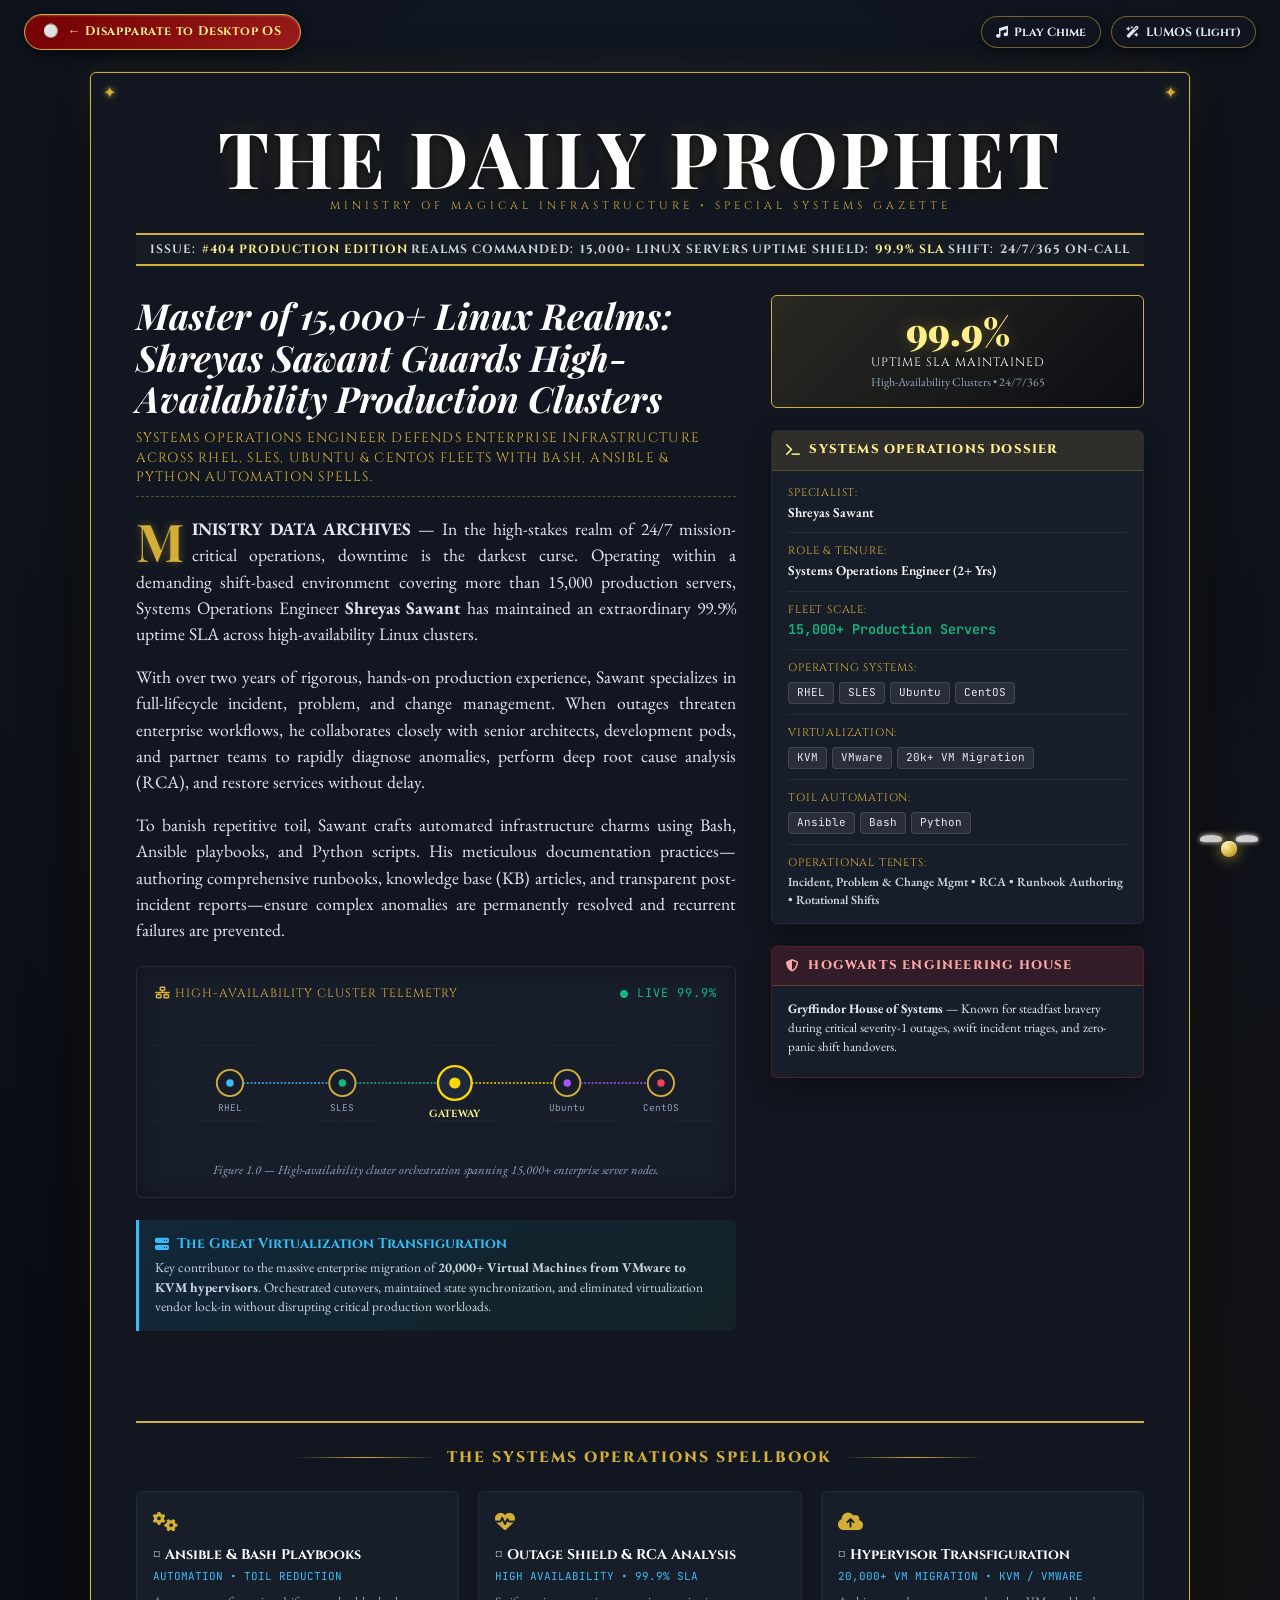
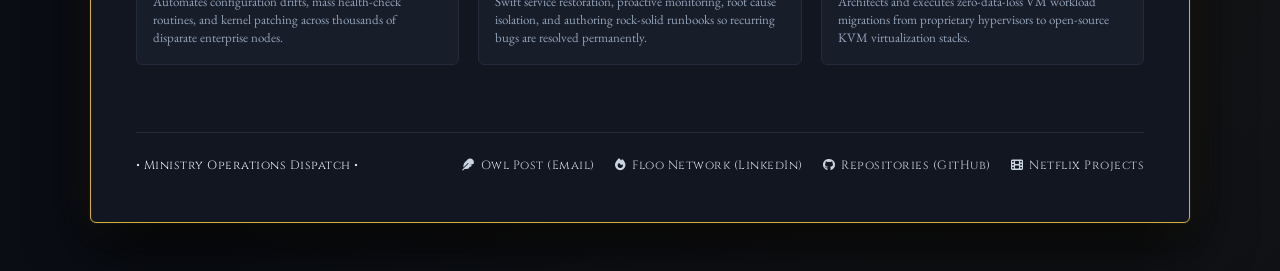
<file: about/index.html>
<!DOCTYPE html>
<html lang="en">
<head>
  <meta charset="utf-8">
  <meta name="viewport" content="width=device-width, initial-scale=1">
  <title>The Daily Prophet | Shreyas Sawant • Systems Operations</title>
  <link rel="stylesheet" type="text/css" href="style.css">
  <!-- Google Fonts for Authentic Harry Potter & Dark Gothic Newspaper Typography -->
  <link rel="preconnect" href="https://fonts.googleapis.com">
  <link rel="preconnect" href="https://fonts.gstatic.com" crossorigin>
  <link href="https://fonts.googleapis.com/css2?family=Cinzel:wght@600;700;800;900&family=EB+Garamond:ital,wght@0,400;0,500;0,600;0,700;1,400;1,600&family=JetBrains+Mono:wght@400;500;600&family=Playfair+Display+SC:wght@700;900&family=Playfair+Display:ital,wght@0,700;0,900;1,400;1,700&display=swap" rel="stylesheet">
  <!-- FontAwesome -->
  <link rel="stylesheet" href="https://cdnjs.cloudflare.com/ajax/libs/font-awesome/6.4.0/css/all.min.css"/>
</head>
<body>

  <!-- =========================================================================
       TOP WIZARD CONTROLS & WAX SEAL RETURN BUTTON
       ========================================================================= -->
  <div class="wizard-top-controls">
    <!-- Hogwarts Wax Seal Return Button -->
    <a href="../index.html" class="wax-seal-btn" title="Return to Portfolio OS">
      <span>&#9898;</span> &larr; Disapparate to Desktop OS
    </a>

    <!-- Magical Spell Controls -->
    <div class="magic-action-group">
      <!-- Hedwig's Theme Melody Synthesizer -->
      <button type="button" class="magic-spell-btn" id="playThemeBtn" title="Play Hedwig's Theme Chime">
        <i class="fas fa-music"></i> <span>Play Chime</span>
      </button>

      <!-- Lumos / Nox Spell Switch -->
      <button type="button" class="magic-spell-btn" id="lumosSpellBtn" title="Cast Lumos / Nox Spell">
        <i class="fas fa-wand-magic-sparkles"></i> <span id="wandStatus">LUMOS (Light)</span>
      </button>
    </div>
  </div>

  <!-- =========================================================================
       THE GOLDEN SNITCH (Interactive Animated Mascot)
       ========================================================================= -->
  <div class="golden-snitch" title="The Golden Snitch">
    <div class="snitch-wing wing-left"></div>
    <div class="snitch-body"></div>
    <div class="snitch-wing wing-right"></div>
  </div>

  <!-- =========================================================================
       DAILY PROPHET DARK WIZARD NEWSPAPER CONTAINER
       ========================================================================= -->
  <div class="main__wrapper">

    <!-- Newspaper Masthead -->
    <div class="prophet-masthead">
      <h1>The Daily Prophet</h1>
      <div class="masthead-tagline">Ministry of Magical Infrastructure &bull; Special Systems Gazette</div>
    </div>

    <!-- Newspaper Meta Bar -->
    <div class="prophet-meta-bar">
      <span><span>Issue:</span> <strong class="meta-highlight">#404 Production Edition</strong></span>
      <span><span>Realms Commanded:</span> <strong>15,000+ Linux Servers</strong></span>
      <span><span>Uptime Shield:</span> <strong class="meta-highlight">99.9% SLA</strong></span>
      <span><span>Shift:</span> <strong>24/7/365 On-Call</strong></span>
    </div>

    <!-- 2-Column Balanced Grid -->
    <div class="prophet-grid">

      <!-- LEFT COLUMN (Main Lead Story & Operations Chronicles) -->
      <div class="prophet-main-column">
        <h2 class="lead-headline">
          Master of 15,000+ Linux Realms: Shreyas Sawant Guards High-Availability Production Clusters
        </h2>

        <div class="sub-headline">
          Systems Operations Engineer defends enterprise infrastructure across RHEL, SLES, Ubuntu &amp; CentOS fleets with Bash, Ansible &amp; Python automation spells.
        </div>

        <div class="prophet-article-body">
          <p>
            <strong>MINISTRY DATA ARCHIVES</strong> — In the high-stakes realm of 24/7 mission-critical operations, downtime is the darkest curse. Operating within a demanding shift-based environment covering more than 15,000 production servers, Systems Operations Engineer <strong>Shreyas Sawant</strong> has maintained an extraordinary 99.9% uptime SLA across high-availability Linux clusters.
          </p>
          <p>
            With over two years of rigorous, hands-on production experience, Sawant specializes in full-lifecycle incident, problem, and change management. When outages threaten enterprise workflows, he collaborates closely with senior architects, development pods, and partner teams to rapidly diagnose anomalies, perform deep root cause analysis (RCA), and restore services without delay.
          </p>
          <p>
            To banish repetitive toil, Sawant crafts automated infrastructure charms using Bash, Ansible playbooks, and Python scripts. His meticulous documentation practices—authoring comprehensive runbooks, knowledge base (KB) articles, and transparent post-incident reports—ensure complex anomalies are permanently resolved and recurrent failures are prevented.
          </p>
        </div>

        <!-- Visual Feature: Animated SVG Cluster Radar -->
        <div class="prophet-visual-card">
          <div class="visual-title">
            <span><i class="fas fa-network-wired"></i> High-Availability Cluster Telemetry</span>
            <span style="color: var(--emerald); font-family: var(--font-mono);"><i class="fas fa-circle" style="font-size: 8px;"></i> LIVE 99.9%</span>
          </div>

          <div class="cluster-graphic">
            <svg viewBox="0 0 600 120" fill="none" xmlns="http://www.w3.org/2000/svg">
              <!-- Grid background lines -->
              <line x1="0" y1="20" x2="600" y2="20" stroke="#232a3b" stroke-dasharray="4 4"/>
              <line x1="0" y1="60" x2="600" y2="60" stroke="#232a3b" stroke-dasharray="4 4"/>
              <line x1="0" y1="100" x2="600" y2="100" stroke="#232a3b" stroke-dasharray="4 4"/>

              <!-- Cluster Nodes -->
              <g class="pulse-circle">
                <circle cx="80" cy="60" r="14" fill="#181d2a" stroke="#d4af37" stroke-width="2"/>
                <circle cx="80" cy="60" r="4" fill="#38bdf8"/>
                <text x="80" y="90" text-anchor="middle" fill="#94a3b8" font-size="10" font-family="JetBrains Mono">RHEL</text>
              </g>

              <line x1="94" y1="60" x2="186" y2="60" stroke="#38bdf8" stroke-width="1.5" stroke-dasharray="2 2"/>

              <g class="pulse-circle">
                <circle cx="200" cy="60" r="14" fill="#181d2a" stroke="#d4af37" stroke-width="2"/>
                <circle cx="200" cy="60" r="4" fill="#10b981"/>
                <text x="200" y="90" text-anchor="middle" fill="#94a3b8" font-size="10" font-family="JetBrains Mono">SLES</text>
              </g>

              <line x1="214" y1="60" x2="306" y2="60" stroke="#10b981" stroke-width="1.5" stroke-dasharray="2 2"/>

              <g class="pulse-circle">
                <circle cx="320" cy="60" r="18" fill="#1e293b" stroke="#ffd700" stroke-width="2.5"/>
                <circle cx="320" cy="60" r="6" fill="#ffd700"/>
                <text x="320" y="96" text-anchor="middle" fill="#fef08a" font-size="11" font-weight="700" font-family="Cinzel">GATEWAY</text>
              </g>

              <line x1="338" y1="60" x2="426" y2="60" stroke="#ffd700" stroke-width="1.5" stroke-dasharray="2 2"/>

              <g class="pulse-circle">
                <circle cx="440" cy="60" r="14" fill="#181d2a" stroke="#d4af37" stroke-width="2"/>
                <circle cx="440" cy="60" r="4" fill="#a855f7"/>
                <text x="440" y="90" text-anchor="middle" fill="#94a3b8" font-size="10" font-family="JetBrains Mono">Ubuntu</text>
              </g>

              <line x1="454" y1="60" x2="526" y2="60" stroke="#a855f7" stroke-width="1.5" stroke-dasharray="2 2"/>

              <g class="pulse-circle">
                <circle cx="540" cy="60" r="14" fill="#181d2a" stroke="#d4af37" stroke-width="2"/>
                <circle cx="540" cy="60" r="4" fill="#f43f5e"/>
                <text x="540" y="90" text-anchor="middle" fill="#94a3b8" font-size="10" font-family="JetBrains Mono">CentOS</text>
              </g>
            </svg>
          </div>
          <div class="visual-caption">Figure 1.0 &mdash; High-availability cluster orchestration spanning 15,000+ enterprise server nodes.</div>
        </div>

        <!-- The Great Virtualization Transfiguration -->
        <div class="migration-banner">
          <h4><i class="fas fa-server"></i> The Great Virtualization Transfiguration</h4>
          <p>
            Key contributor to the massive enterprise migration of <strong>20,000+ Virtual Machines from VMware to KVM hypervisors</strong>. Orchestrated cutovers, maintained state synchronization, and eliminated virtualization vendor lock-in without disrupting critical production workloads.
          </p>
        </div>
      </div>

      <!-- RIGHT COLUMN (Constrained Warlock Operations Dossier) -->
      <aside class="prophet-sidebar">
        <!-- SLA Badge Box -->
        <div class="sla-callout-card">
          <div class="sla-number">99.9%</div>
          <div class="sla-label">Uptime SLA Maintained</div>
          <div class="sla-sub">High-Availability Clusters &bull; 24/7/365</div>
        </div>

        <!-- Core Operations Dossier Card -->
        <div class="sidebar-card">
          <div class="sidebar-card-header">
            <i class="fas fa-terminal"></i> Systems Operations Dossier
          </div>
          <div class="sidebar-card-body">
            <div class="spec-row">
              <span class="spec-label">Specialist:</span>
              <span class="spec-value">Shreyas Sawant</span>
            </div>

            <div class="spec-row">
              <span class="spec-label">Role &amp; Tenure:</span>
              <span class="spec-value">Systems Operations Engineer (2+ Yrs)</span>
            </div>

            <div class="spec-row">
              <span class="spec-label">Fleet Scale:</span>
              <span class="spec-value highlight-green">15,000+ Production Servers</span>
            </div>

            <div class="spec-row">
              <span class="spec-label">Operating Systems:</span>
              <div class="spec-tags">
                <span class="spec-tag">RHEL</span>
                <span class="spec-tag">SLES</span>
                <span class="spec-tag">Ubuntu</span>
                <span class="spec-tag">CentOS</span>
              </div>
            </div>

            <div class="spec-row">
              <span class="spec-label">Virtualization:</span>
              <div class="spec-tags">
                <span class="spec-tag">KVM</span>
                <span class="spec-tag">VMware</span>
                <span class="spec-tag">20k+ VM Migration</span>
              </div>
            </div>

            <div class="spec-row">
              <span class="spec-label">Toil Automation:</span>
              <div class="spec-tags">
                <span class="spec-tag">Ansible</span>
                <span class="spec-tag">Bash</span>
                <span class="spec-tag">Python</span>
              </div>
            </div>

            <div class="spec-row">
              <span class="spec-label">Operational Tenets:</span>
              <span class="spec-value" style="font-size: 12.5px; color: #cbd5e1;">Incident, Problem &amp; Change Mgmt &bull; RCA &bull; Runbook Authoring &bull; Rotational Shifts</span>
            </div>
          </div>
        </div>

        <!-- Gryffindor Engineering Seal -->
        <div class="sidebar-card" style="border-color: rgba(185, 28, 28, 0.4);">
          <div class="sidebar-card-header" style="background: rgba(153, 27, 27, 0.2); color: #fca5a5;">
            <i class="fas fa-shield-halved"></i> Hogwarts Engineering House
          </div>
          <div class="sidebar-card-body">
            <p style="font-size: 13px; color: #e2e8f0; margin-bottom: 6px;">
              <strong>Gryffindor House of Systems</strong> &mdash; Known for steadfast bravery during critical severity-1 outages, swift incident triages, and zero-panic shift handovers.
            </p>
          </div>
        </div>
      </aside>

      <!-- FULL WIDTH BOTTOM SECTION (The Systems Spellbook) -->
      <div class="prophet-full-section">
        <div class="section-banner-title">
          <span>The Systems Operations Spellbook</span>
        </div>

        <div class="spellbook-grid">
          <!-- Spell 1: Ansible & Automation -->
          <div class="spellbook-card">
            <div class="spell-icon"><i class="fas fa-gears"></i></div>
            <div class="spell-heading">&curren; Ansible &amp; Bash Playbooks</div>
            <div class="spell-stack">AUTOMATION &bull; TOIL REDUCTION</div>
            <div class="spell-details">
              Automates configuration drifts, mass health-check routines, and kernel patching across thousands of disparate enterprise nodes.
            </div>
          </div>

          <!-- Spell 2: Incident Triage & RCA -->
          <div class="spellbook-card">
            <div class="spell-icon"><i class="fas fa-heart-pulse"></i></div>
            <div class="spell-heading">&curren; Outage Shield &amp; RCA Analysis</div>
            <div class="spell-stack">HIGH AVAILABILITY &bull; 99.9% SLA</div>
            <div class="spell-details">
              Swift service restoration, proactive monitoring, root cause isolation, and authoring rock-solid runbooks so recurring bugs are resolved permanently.
            </div>
          </div>

          <!-- Spell 3: Virtualization Transfiguration -->
          <div class="spellbook-card">
            <div class="spell-icon"><i class="fas fa-cloud-arrow-up"></i></div>
            <div class="spell-heading">&curren; Hypervisor Transfiguration</div>
            <div class="spell-stack">20,000+ VM MIGRATION &bull; KVM / VMWARE</div>
            <div class="spell-details">
              Architects and executes zero-data-loss VM workload migrations from proprietary hypervisors to open-source KVM virtualization stacks.
            </div>
          </div>
        </div>
      </div>

      <!-- MINISTRY CLASSIFIEDS / FLOO NETWORK FOOTER -->
      <footer class="prophet-footer">
        <div>
          <span>&bull; Ministry Operations Dispatch &bull;</span>
        </div>

        <div class="footer-owl-links">
          <a href="mailto:shreyas9822949536@gmail.com"><i class="fas fa-feather"></i> Owl Post (Email)</a>
          <a href="https://linkedin.com/in/shreyas-sawant-268228190" target="_blank"><i class="fas fa-fire"></i> Floo Network (LinkedIn)</a>
          <a href="https://github.com/Shreyas002-6" target="_blank"><i class="fab fa-github"></i> Repositories (GitHub)</a>
          <a href="../project/index.html"><i class="fas fa-film"></i> Netflix Projects</a>
        </div>
      </footer>

    </div>
  </div>

  <!-- Magical Audio & Spell Interaction Script -->
  <script src="./magical.js"></script>
</body>
</html>
</file>
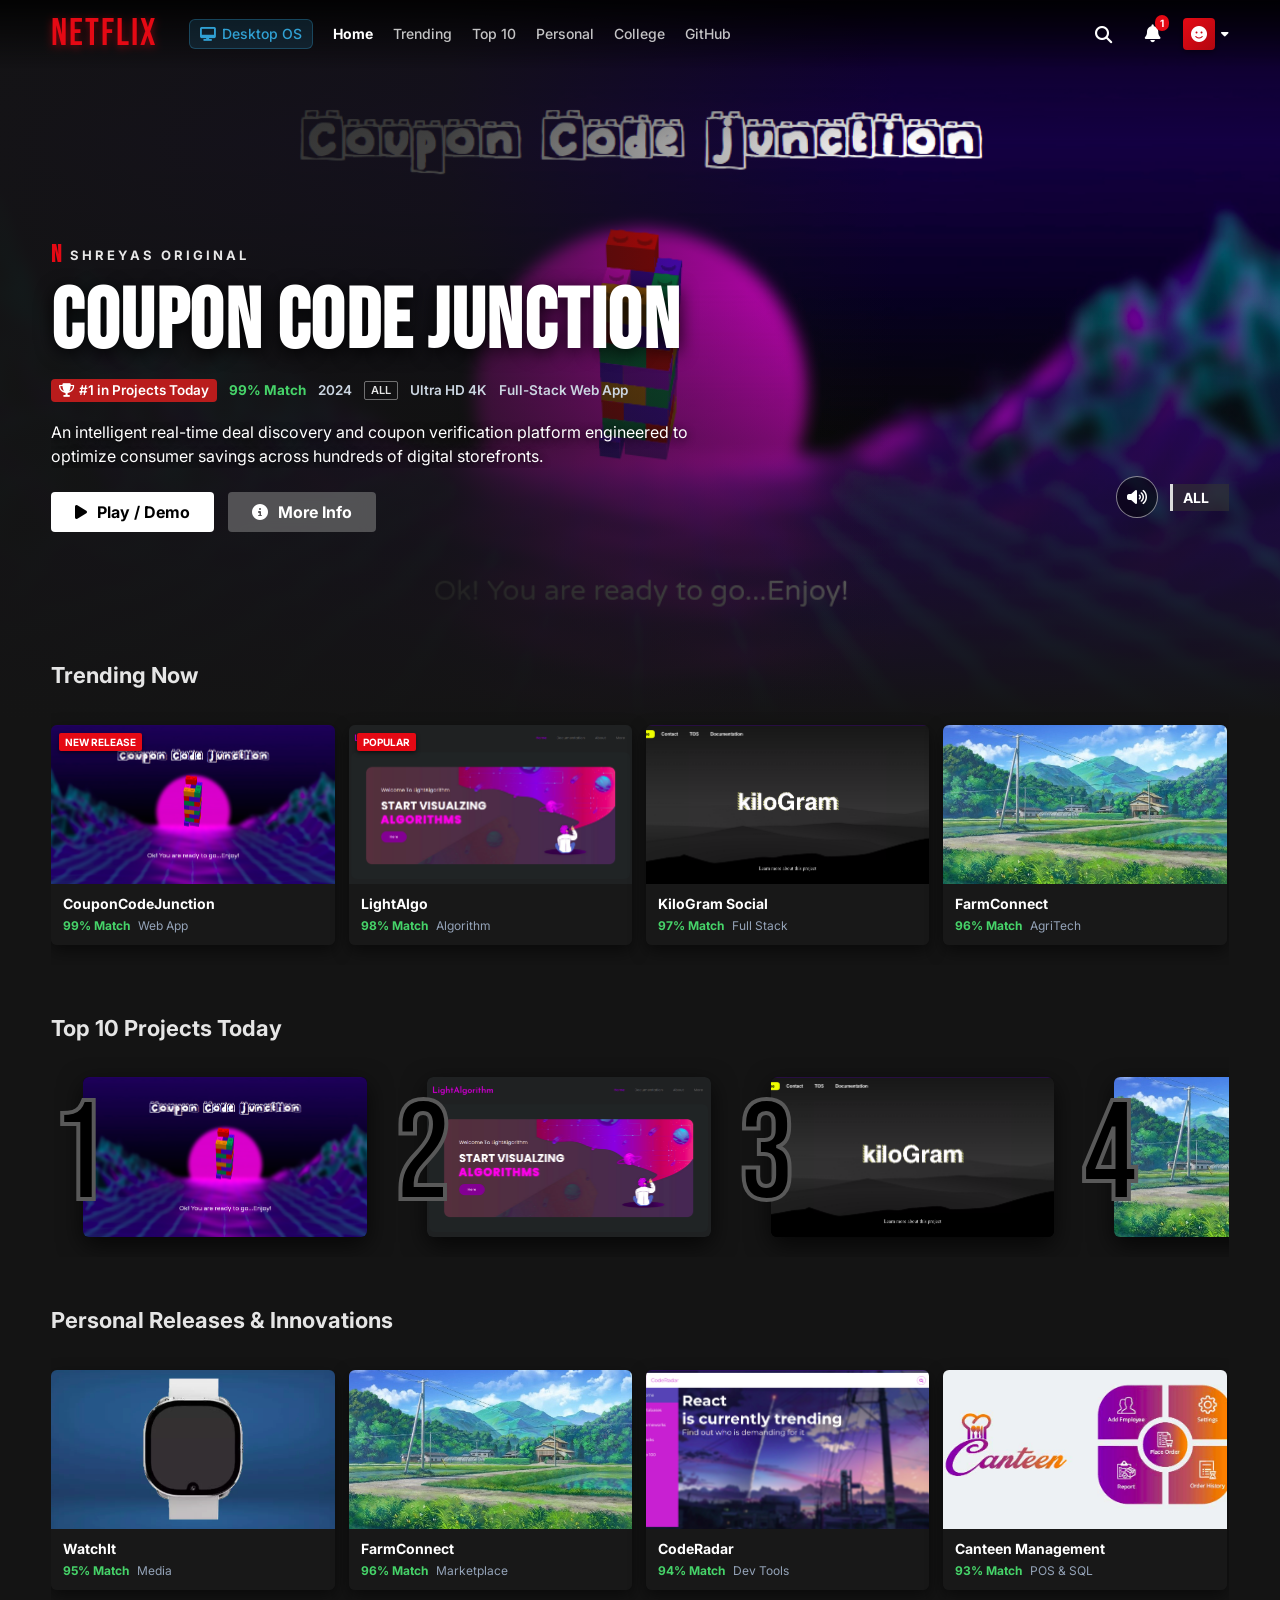
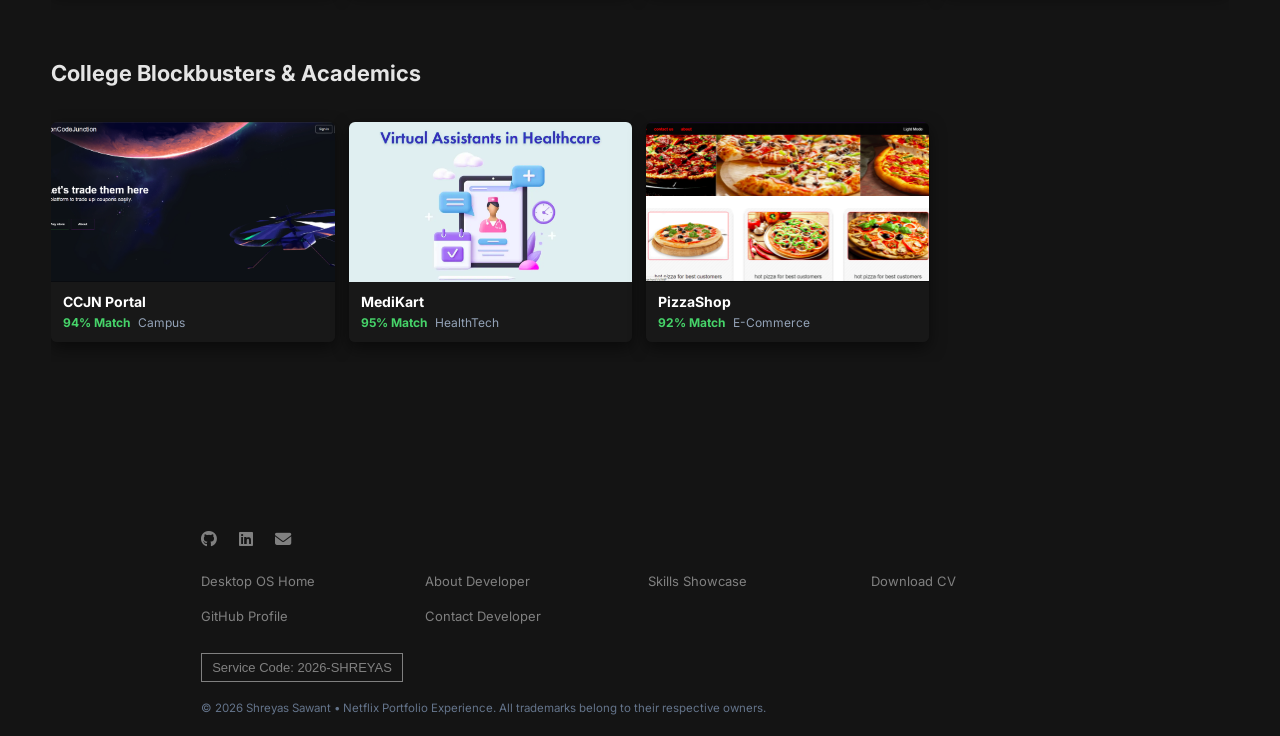
<file: project/index.html>
<!DOCTYPE html>
<html lang="en">
<head>
  <meta charset="utf-8" />
  <meta http-equiv="X-UA-Compatible" content="IE=edge">
  <title>Netflix | Shreyas Sawant Projects</title>
  <meta name="viewport" content="width=device-width, initial-scale=1">
  <link rel="stylesheet" href="style.css" />
  <!-- FontAwesome -->
  <link rel="stylesheet" href="https://cdnjs.cloudflare.com/ajax/libs/font-awesome/6.4.0/css/all.min.css"/>
  <!-- Google Fonts for Netflix Aesthetic -->
  <link rel="preconnect" href="https://fonts.googleapis.com">
  <link rel="preconnect" href="https://fonts.gstatic.com" crossorigin>
  <link href="https://fonts.googleapis.com/css2?family=Bebas+Neue&family=Inter:wght@400;500;600;700;800&display=swap" rel="stylesheet">
</head>
<body>
  <div class="netflix-app">

    <!-- =========================================================================
         NETFLIX STICKY HEADER
         ========================================================================= -->
    <header class="netflix-header">
      <div class="header-left">
        <a class="netflix-brand" href="#home">
          <span class="brand-text">NETFLIX</span>
        </a>

        <nav class="netflix-nav">
          <a href="../index.html" class="nav-link special-link"><i class="fas fa-desktop"></i> Desktop OS</a>
          <a href="#home" class="nav-link active">Home</a>
          <a href="#trending" class="nav-link">Trending</a>
          <a href="#top10" class="nav-link">Top 10</a>
          <a href="#personal" class="nav-link">Personal</a>
          <a href="#college" class="nav-link">College</a>
          <a href="https://github.com/Shreyas002-6" target="_blank" class="nav-link">GitHub</a>
        </nav>
      </div>

      <div class="header-right">
        <!-- Live Search Box -->
        <div class="search-container" id="searchBox">
          <i class="fas fa-search search-icon" id="searchToggleBtn" title="Search projects"></i>
          <input type="text" id="searchInput" placeholder="Titles, technologies, keywords..." autocomplete="off">
        </div>

        <!-- Notification Bell -->
        <div class="notification-box" title="Notifications">
          <i class="fas fa-bell"></i>
          <span class="notification-badge">1</span>
        </div>

        <!-- User Profile Avatar & Dropdown -->
        <div class="profile-dropdown-container">
          <div class="profile-avatar">
            <div class="avatar-box">
              <i class="fas fa-smile"></i>
            </div>
            <i class="fas fa-caret-down caret-icon"></i>
          </div>

          <div class="profile-menu">
            <div class="menu-user-info">
              <strong>Shreyas Sawant</strong>
              <span>Lead Developer</span>
            </div>
            <hr>
            <a href="https://github.com/Shreyas002-6" target="_blank"><i class="fab fa-github"></i> GitHub Repos</a>
            <a href="https://linkedin.com/in/shreyas-sawant-268228190" target="_blank"><i class="fab fa-linkedin"></i> LinkedIn</a>
            <a href="../img/rs.pdf" target="_blank"><i class="fas fa-file-pdf"></i> View Resume</a>
            <hr>
            <a href="../index.html"><i class="fas fa-sign-out-alt"></i> Exit to Desktop OS</a>
          </div>
        </div>
      </div>
    </header>

    <!-- =========================================================================
         CINEMATIC HERO BILLBOARD
         ========================================================================= -->
    <section class="hero-billboard" id="home">
      <div class="billboard-backdrop" style="background-image: url('./img/ccj.png');">
        <div class="vignette-overlay"></div>
      </div>

      <div class="billboard-content">
        <div class="billboard-series-badge">
          <span class="n-logo">N</span>
          <span class="n-text">SHREYAS ORIGINAL</span>
        </div>

        <h1 class="billboard-title">COUPON CODE JUNCTION</h1>

        <div class="billboard-meta">
          <span class="badge-top10"><i class="fas fa-trophy"></i> #1 in Projects Today</span>
          <span class="match-score">99% Match</span>
          <span class="year-badge">2024</span>
          <span class="age-badge">ALL</span>
          <span class="res-badge">Ultra HD 4K</span>
          <span class="category-badge">Full-Stack Web App</span>
        </div>

        <p class="billboard-logline">
          An intelligent real-time deal discovery and coupon verification platform engineered to optimize consumer savings across hundreds of digital storefronts.
        </p>

        <div class="billboard-actions">
          <button type="button" class="btn-netflix btn-play" id="heroPlayBtn">
            <i class="fas fa-play"></i> Play / Demo
          </button>
          <button type="button" class="btn-netflix btn-info" id="heroInfoBtn">
            <i class="fas fa-info-circle"></i> More Info
          </button>
        </div>
      </div>

      <div class="billboard-right-controls">
        <button type="button" class="sound-toggle-btn" id="heroSoundBtn" title="Toggle audio chime">
          <i class="fas fa-volume-up"></i>
        </button>
        <span class="billboard-maturity">ALL</span>
      </div>
    </section>

    <!-- =========================================================================
         NETFLIX PROJECT ROWS & CAROUSELS
         ========================================================================= -->
    <main class="netflix-content">

      <!-- ROW 1: TRENDING NOW -->
      <section class="project-row" id="trending">
        <h2 class="row-header">
          <span>Trending Now</span>
          <span class="row-explore">Explore All &gt;</span>
        </h2>

        <div class="slider-wrapper">
          <button class="slider-handle prev" title="Scroll left"><i class="fas fa-chevron-left"></i></button>

          <div class="row-slider">
            <!-- Card: CouponCodeJunction -->
            <div class="card-netflix" data-project-id="ccj">
              <div class="card-image-box">
                <img src="./img/ccj.png" alt="CouponCodeJunction">
                <span class="card-top-tag">NEW RELEASE</span>
              </div>
              <div class="card-mini-meta">
                <div class="mini-title">CouponCodeJunction</div>
                <div class="mini-stats">
                  <span class="score">99% Match</span>
                  <span class="tag">Web App</span>
                </div>
              </div>
            </div>

            <!-- Card: LightAlgo -->
            <div class="card-netflix" data-project-id="la">
              <div class="card-image-box">
                <img src="./img/LA.png" alt="LightAlgo">
                <span class="card-top-tag">POPULAR</span>
              </div>
              <div class="card-mini-meta">
                <div class="mini-title">LightAlgo</div>
                <div class="mini-stats">
                  <span class="score">98% Match</span>
                  <span class="tag">Algorithm</span>
                </div>
              </div>
            </div>

            <!-- Card: KiloGram -->
            <div class="card-netflix" data-project-id="kg">
              <div class="card-image-box">
                <img src="./img/KG.png" alt="KiloGram">
              </div>
              <div class="card-mini-meta">
                <div class="mini-title">KiloGram Social</div>
                <div class="mini-stats">
                  <span class="score">97% Match</span>
                  <span class="tag">Full Stack</span>
                </div>
              </div>
            </div>

            <!-- Card: FarmConnect -->
            <div class="card-netflix" data-project-id="fc">
              <div class="card-image-box">
                <img src="./img/FC.jpg" alt="FarmConnect">
              </div>
              <div class="card-mini-meta">
                <div class="mini-title">FarmConnect</div>
                <div class="mini-stats">
                  <span class="score">96% Match</span>
                  <span class="tag">AgriTech</span>
                </div>
              </div>
            </div>
          </div>

          <button class="slider-handle next" title="Scroll right"><i class="fas fa-chevron-right"></i></button>
        </div>
      </section>

      <!-- ROW 2: TOP 10 IN PORTFOLIO TODAY -->
      <section class="project-row" id="top10">
        <h2 class="row-header">
          <span>Top 10 Projects Today</span>
        </h2>

        <div class="slider-wrapper">
          <button class="slider-handle prev"><i class="fas fa-chevron-left"></i></button>

          <div class="row-slider top10-slider">
            <!-- Rank 1 -->
            <div class="card-netflix top10-card" data-project-id="ccj">
              <span class="top10-rank">1</span>
              <div class="card-image-box">
                <img src="./img/ccj.png" alt="Rank 1">
              </div>
            </div>

            <!-- Rank 2 -->
            <div class="card-netflix top10-card" data-project-id="la">
              <span class="top10-rank">2</span>
              <div class="card-image-box">
                <img src="./img/LA.png" alt="Rank 2">
              </div>
            </div>

            <!-- Rank 3 -->
            <div class="card-netflix top10-card" data-project-id="kg">
              <span class="top10-rank">3</span>
              <div class="card-image-box">
                <img src="./img/KG.png" alt="Rank 3">
              </div>
            </div>

            <!-- Rank 4 -->
            <div class="card-netflix top10-card" data-project-id="fc">
              <span class="top10-rank">4</span>
              <div class="card-image-box">
                <img src="./img/FC.jpg" alt="Rank 4">
              </div>
            </div>

            <!-- Rank 5 -->
            <div class="card-netflix top10-card" data-project-id="cr">
              <span class="top10-rank">5</span>
              <div class="card-image-box">
                <img src="./img/CR.png" alt="Rank 5">
              </div>
            </div>
          </div>

          <button class="slider-handle next"><i class="fas fa-chevron-right"></i></button>
        </div>
      </section>

      <!-- ROW 3: PERSONAL RELEASES -->
      <section class="project-row" id="personal">
        <h2 class="row-header">
          <span>Personal Releases &amp; Innovations</span>
        </h2>

        <div class="slider-wrapper">
          <button class="slider-handle prev"><i class="fas fa-chevron-left"></i></button>

          <div class="row-slider">
            <div class="card-netflix" data-project-id="wi">
              <div class="card-image-box">
                <img src="./img/WI.png" alt="WatchIt">
              </div>
              <div class="card-mini-meta">
                <div class="mini-title">WatchIt</div>
                <div class="mini-stats"><span class="score">95% Match</span><span class="tag">Media</span></div>
              </div>
            </div>

            <div class="card-netflix" data-project-id="fc">
              <div class="card-image-box">
                <img src="./img/FC.jpg" alt="FarmConnect">
              </div>
              <div class="card-mini-meta">
                <div class="mini-title">FarmConnect</div>
                <div class="mini-stats"><span class="score">96% Match</span><span class="tag">Marketplace</span></div>
              </div>
            </div>

            <div class="card-netflix" data-project-id="cr">
              <div class="card-image-box">
                <img src="./img/CR.png" alt="CodeRadar">
              </div>
              <div class="card-mini-meta">
                <div class="mini-title">CodeRadar</div>
                <div class="mini-stats"><span class="score">94% Match</span><span class="tag">Dev Tools</span></div>
              </div>
            </div>

            <div class="card-netflix" data-project-id="cm">
              <div class="card-image-box">
                <img src="./img/CM.png" alt="Canteen Management">
              </div>
              <div class="card-mini-meta">
                <div class="mini-title">Canteen Management</div>
                <div class="mini-stats"><span class="score">93% Match</span><span class="tag">POS &amp; SQL</span></div>
              </div>
            </div>
          </div>

          <button class="slider-handle next"><i class="fas fa-chevron-right"></i></button>
        </div>
      </section>

      <!-- ROW 4: COLLEGE BLOCKBUSTERS -->
      <section class="project-row" id="college">
        <h2 class="row-header">
          <span>College Blockbusters &amp; Academics</span>
        </h2>

        <div class="slider-wrapper">
          <button class="slider-handle prev"><i class="fas fa-chevron-left"></i></button>

          <div class="row-slider">
            <div class="card-netflix" data-project-id="ccjn">
              <div class="card-image-box">
                <img src="./img/ccjn.png" alt="CCJN Portal">
              </div>
              <div class="card-mini-meta">
                <div class="mini-title">CCJN Portal</div>
                <div class="mini-stats"><span class="score">94% Match</span><span class="tag">Campus</span></div>
              </div>
            </div>

            <div class="card-netflix" data-project-id="mk">
              <div class="card-image-box">
                <img src="./img/MK.png" alt="MediKart">
              </div>
              <div class="card-mini-meta">
                <div class="mini-title">MediKart</div>
                <div class="mini-stats"><span class="score">95% Match</span><span class="tag">HealthTech</span></div>
              </div>
            </div>

            <div class="card-netflix" data-project-id="ps">
              <div class="card-image-box">
                <img src="./img/PS.png" alt="PizzaShop">
              </div>
              <div class="card-mini-meta">
                <div class="mini-title">PizzaShop</div>
                <div class="mini-stats"><span class="score">92% Match</span><span class="tag">E-Commerce</span></div>
              </div>
            </div>
          </div>

          <button class="slider-handle next"><i class="fas fa-chevron-right"></i></button>
        </div>
      </section>

    </main>

    <!-- =========================================================================
         NETFLIX DETAIL POP-UP MODAL
         ========================================================================= -->
    <div class="netflix-modal" id="netflixModal">
      <div class="modal-backdrop-layer"></div>

      <div class="modal-dialog">
        <!-- Close Button -->
        <button class="modal-close-btn" id="modalCloseBtn" title="Close"><i class="fas fa-times"></i></button>

        <!-- Modal Billboard Header -->
        <div class="modal-hero" id="modalBackdrop">
          <div class="modal-vignette"></div>
          <div class="modal-hero-content">
            <h2 class="modal-title" id="modalTitle">Project Title</h2>
            <div class="modal-actions">
              <button class="btn-netflix btn-play" id="modalPlayBtn">
                <i class="fas fa-play"></i> Launch Demo
              </button>
              <button class="btn-netflix btn-secondary" id="modalGithubBtn">
                <i class="fab fa-github"></i> Source Code
              </button>
              <button class="btn-round" title="Add to My List">
                <i class="fas fa-plus"></i>
              </button>
              <button class="btn-round" title="Like">
                <i class="fas fa-thumbs-up"></i>
              </button>
            </div>
          </div>
        </div>

        <!-- Modal Body Content -->
        <div class="modal-body">
          <div class="modal-main-column">
            <div class="modal-meta-row">
              <span class="match-score" id="modalMatch">98% Match</span>
              <span class="year-badge" id="modalYear">2024</span>
              <span class="age-badge" id="modalRating">ALL</span>
              <span class="res-badge" id="modalDuration">Full Stack</span>
              <span class="hd-badge">HD</span>
            </div>

            <p class="modal-logline" id="modalLogline">Project Logline...</p>
            <p class="modal-description" id="modalDescription">Detailed overview...</p>
          </div>

          <div class="modal-side-column">
            <div class="side-item">
              <span class="side-label">Tags &amp; Genres:</span>
              <div class="modal-tags" id="modalTags"></div>
            </div>

            <div class="side-item">
              <span class="side-label">Technical Specs:</span>
              <div class="modal-specs" id="modalSpecs"></div>
            </div>
          </div>
        </div>
      </div>
    </div>

    <!-- =========================================================================
         NETFLIX FOOTER
         ========================================================================= -->
    <footer class="netflix-footer">
      <div class="footer-socials">
        <a href="https://github.com/Shreyas002-6" target="_blank"><i class="fab fa-github fa-lg"></i></a>
        <a href="https://linkedin.com/in/shreyas-sawant-268228190" target="_blank"><i class="fab fa-linkedin fa-lg"></i></a>
        <a href="mailto:shreyas9822949536@gmail.com"><i class="fas fa-envelope fa-lg"></i></a>
      </div>

      <div class="footer-links">
        <a href="../index.html">Desktop OS Home</a>
        <a href="../about/index.html">About Developer</a>
        <a href="../skill/index.html">Skills Showcase</a>
        <a href="../img/rs.pdf" target="_blank">Download CV</a>
        <a href="https://github.com/Shreyas002-6" target="_blank">GitHub Profile</a>
        <a href="mailto:shreyas9822949536@gmail.com">Contact Developer</a>
      </div>

      <div class="service-code-box">
        <button class="service-code-btn">Service Code: 2026-SHREYAS</button>
      </div>

      <p class="footer-copy">&copy; 2026 Shreyas Sawant • Netflix Portfolio Experience. All trademarks belong to their respective owners.</p>
    </footer>

  </div>

  <script src="./netflix.js"></script>
</body>
</html>
</file>
<file: about/style.css>
/* ==========================================================================
   The Daily Prophet - Dark Wizard & Systems Operations Gazette
   Shreyas Sawant • Systems Operations Engineer Edition
   ========================================================================== */

@import url('https://fonts.googleapis.com/css2?family=Cinzel:wght@600;700;800;900&family=EB+Garamond:ital,wght@0,400;0,500;0,600;0,700;1,400;1,600&family=JetBrains+Mono:wght@400;500;600&family=Playfair+Display+SC:wght@700;900&family=Playfair+Display:ital,wght@0,700;0,900;1,400;1,700&display=swap');

:root {
  --font-serif: "EB Garamond", Garamond, Georgia, serif;
  --font-title: "Playfair Display", Georgia, serif;
  --font-masthead: "Playfair Display SC", "Cinzel", serif;
  --font-cinzel: "Cinzel", serif;
  --font-mono: "JetBrains Mono", Consolas, monospace;

  /* Dark Mystic Palette */
  --bg-dark: #0a0d14;
  --parchment-dark: #121620;
  --parchment-surface: #181d2a;
  --parchment-border: #232a3b;
  --gold: #d4af37;
  --gold-glow: rgba(212, 175, 55, 0.35);
  --gold-light: #fef08a;
  --crimson: #8b0000;
  --gryffindor: #991b1b;
  --text-main: #e2e8f0;
  --text-muted: #94a3b8;
  --text-dim: #64748b;
  --cyan: #38bdf8;
  --emerald: #10b981;
}

* {
  box-sizing: border-box;
  margin: 0;
  padding: 0;
}

body {
  font-family: var(--font-serif);
  font-size: 1.15rem;
  line-height: 1.45;
  color: var(--text-main);
  background-color: var(--bg-dark);
  background-image: 
    radial-gradient(circle at 50% 10%, rgba(30, 41, 59, 0.4) 0%, transparent 70%),
    radial-gradient(circle at 80% 80%, rgba(212, 175, 55, 0.05) 0%, transparent 50%),
    url('https://www.transparenttextures.com/patterns/cubes.png');
  min-height: 100vh;
  padding: 4.5rem 1rem 3rem 1rem;
  position: relative;
  overflow-x: hidden;
  transition: all 0.3s ease;
}

/* Lumos Spell Glow Effect */
body.lumos-active {
  background-color: #0f1422;
  box-shadow: inset 0 0 120px rgba(212, 175, 55, 0.22);
}

body.lumos-active .main__wrapper {
  border-color: #ffd700;
  box-shadow: 0 0 50px rgba(212, 175, 55, 0.25), 0 25px 70px rgba(0, 0, 0, 0.9);
}

/* ==========================================================================
   TOP SPELL CONTROLS & WAX SEAL RETURN BUTTON
   ========================================================================== */
.wizard-top-controls {
  position: fixed;
  top: 14px;
  left: 0;
  right: 0;
  display: flex;
  justify-content: space-between;
  align-items: center;
  padding: 0 24px;
  z-index: 9999;
  pointer-events: none;
}

.wax-seal-btn {
  pointer-events: auto;
  background: linear-gradient(135deg, #740001, #991b1b);
  color: #fef08a !important;
  text-decoration: none;
  font-family: var(--font-cinzel);
  font-size: 12.5px;
  font-weight: 700;
  letter-spacing: 0.8px;
  padding: 8px 18px;
  border-radius: 24px;
  border: 1px solid var(--gold);
  box-shadow: 0 4px 15px rgba(0, 0, 0, 0.6), inset 0 1px 2px rgba(255, 255, 255, 0.25);
  display: inline-flex;
  align-items: center;
  gap: 8px;
  cursor: pointer;
  transition: all 0.2s ease;
}

.wax-seal-btn:hover {
  background: linear-gradient(135deg, #991b1b, #b91c1c);
  transform: translateY(-2px);
  box-shadow: 0 6px 20px rgba(185, 28, 28, 0.5), 0 0 15px rgba(212, 175, 55, 0.5);
  color: #ffffff !important;
}

.magic-action-group {
  pointer-events: auto;
  display: flex;
  align-items: center;
  gap: 10px;
}

.magic-spell-btn {
  background: rgba(18, 22, 32, 0.85);
  color: #e2e8f0 !important;
  border: 1px solid rgba(212, 175, 55, 0.5);
  padding: 7px 14px;
  border-radius: 20px;
  font-family: var(--font-cinzel);
  font-size: 12px;
  font-weight: 700;
  cursor: pointer;
  display: inline-flex;
  align-items: center;
  gap: 6px;
  box-shadow: 0 4px 12px rgba(0, 0, 0, 0.5);
  transition: all 0.2s ease;
  backdrop-filter: blur(10px);
}

.magic-spell-btn:hover {
  border-color: var(--gold);
  background: rgba(26, 32, 48, 0.95);
  box-shadow: 0 0 15px rgba(212, 175, 55, 0.4);
  transform: translateY(-2px);
}

.magic-spell-btn.spell-casting {
  background: var(--gold);
  color: #0b0e14 !important;
  box-shadow: 0 0 20px #ffd700;
}

/* Magic Sparks */
.magic-spark {
  position: fixed;
  width: 5px;
  height: 5px;
  border-radius: 50%;
  pointer-events: none;
  z-index: 10000;
  animation: sparkFly 0.75s ease-out forwards;
}

@keyframes sparkFly {
  0% { transform: translate(0, 0) scale(1); opacity: 1; }
  100% { transform: translate(var(--tx), var(--ty)) scale(0); opacity: 0; }
}

/* ==========================================================================
   THE GOLDEN SNITCH (Interactive Animated Mascot)
   ========================================================================== */
.golden-snitch {
  position: fixed;
  bottom: 35px;
  right: 35px;
  width: 32px;
  height: 32px;
  z-index: 1000;
  pointer-events: none;
  animation: snitchHover 3s ease-in-out infinite;
}

.snitch-body {
  width: 16px;
  height: 16px;
  background: radial-gradient(circle at 30% 30%, #fff2a3 0%, #d4af37 60%, #997815 100%);
  border-radius: 50%;
  position: absolute;
  top: 8px;
  left: 8px;
  box-shadow: 0 0 16px rgba(212, 175, 55, 0.9), inset 0 1px 2px #ffffff;
}

.snitch-wing {
  position: absolute;
  top: 2px;
  width: 22px;
  height: 7px;
  border-radius: 50% 50% 20% 20%;
  background: rgba(255, 255, 255, 0.8);
  box-shadow: 0 0 5px rgba(255, 255, 255, 0.9);
}

.snitch-wing.wing-left {
  left: -13px;
  transform-origin: right center;
  animation: flapLeft 0.1s linear infinite;
}

.snitch-wing.wing-right {
  right: -13px;
  transform-origin: left center;
  animation: flapRight 0.1s linear infinite;
}

@keyframes snitchHover {
  0%, 100% { transform: translateY(0) rotate(0deg); }
  30% { transform: translateY(-16px) translateX(8px) rotate(8deg); }
  60% { transform: translateY(-6px) translateX(-10px) rotate(-6deg); }
}

@keyframes flapLeft {
  0%, 100% { transform: rotate(15deg) scaleY(1); }
  50% { transform: rotate(-35deg) scaleY(0.4); }
}

@keyframes flapRight {
  0%, 100% { transform: rotate(-15deg) scaleY(1); }
  50% { transform: rotate(35deg) scaleY(0.4); }
}

/* ==========================================================================
   DAILY PROPHET NEWSPAPER CONTAINER (Dark Theme)
   ========================================================================== */
.main__wrapper {
  max-width: 1100px;
  margin: 0 auto;
  padding: 3rem 2.8rem;
  background-color: var(--parchment-dark);
  border: 1px solid var(--gold);
  border-radius: 6px;
  box-shadow: 0 25px 60px rgba(0, 0, 0, 0.8),
              0 0 0 1px rgba(255, 255, 255, 0.06),
              0 0 35px rgba(212, 175, 55, 0.12);
  position: relative;
  overflow: hidden;
}

/* Ornate Corner Accents */
.main__wrapper::before {
  content: '✦';
  position: absolute;
  top: 8px;
  left: 12px;
  font-size: 16px;
  color: var(--gold);
  text-shadow: 0 0 6px var(--gold);
}

.main__wrapper::after {
  content: '✦';
  position: absolute;
  top: 8px;
  right: 12px;
  font-size: 16px;
  color: var(--gold);
  text-shadow: 0 0 6px var(--gold);
}

/* Masthead Title */
.prophet-masthead {
  text-align: center;
  margin-bottom: 6px;
}

.prophet-masthead h1 {
  font-family: var(--font-masthead);
  font-size: clamp(48px, 6vw, 84px);
  line-height: 0.95;
  text-transform: uppercase;
  letter-spacing: 3px;
  color: #ffffff;
  text-shadow: 0 2px 10px rgba(0, 0, 0, 0.9), 0 0 20px rgba(212, 175, 55, 0.25);
}

.masthead-tagline {
  font-family: var(--font-cinzel);
  font-size: 11px;
  letter-spacing: 4px;
  text-transform: uppercase;
  color: var(--gold);
  margin-top: 4px;
}

/* Aside Sub-Header */
.prophet-meta-bar {
  display: flex;
  align-items: center;
  justify-content: space-between;
  border-top: 2px solid var(--gold);
  border-bottom: 2px solid var(--gold);
  padding: 6px 14px;
  margin: 1.2rem 0 1.8rem 0;
  font-family: var(--font-cinzel);
  font-size: 12px;
  font-weight: 700;
  text-transform: uppercase;
  letter-spacing: 1px;
  color: #cbd5e1;
  background: rgba(255, 255, 255, 0.02);
}

.prophet-meta-bar span {
  display: flex;
  align-items: center;
  gap: 6px;
}

.meta-highlight {
  color: var(--gold-light);
}

/* ==========================================================================
   2-COLUMN BALANCED NEWSPAPER GRID
   ========================================================================== */
.prophet-grid {
  display: grid;
  grid-template-columns: minmax(0, 1.85fr) minmax(0, 1.15fr);
  grid-gap: 2.2rem;
  align-items: start;
}

/* Lead Column (Left) */
.lead-headline {
  font-family: var(--font-title);
  font-size: clamp(26px, 3vw, 36px);
  font-style: italic;
  font-weight: 700;
  line-height: 1.15;
  color: #ffffff;
  margin-bottom: 0.6rem;
}

.sub-headline {
  font-family: var(--font-cinzel);
  font-size: 13.5px;
  letter-spacing: 1.2px;
  text-transform: uppercase;
  color: var(--gold);
  margin-bottom: 1.2rem;
  padding-bottom: 8px;
  border-bottom: 1px dashed rgba(212, 175, 55, 0.4);
}

/* Article Body */
.prophet-article-body {
  font-size: 1.1rem;
  line-height: 1.5;
  color: #e2e8f0;
  text-align: justify;
}

.prophet-article-body p {
  margin-bottom: 1rem;
}

.prophet-article-body p:first-of-type::first-letter {
  font-family: var(--font-title);
  font-size: 52px;
  line-height: 0.8;
  float: left;
  margin: 4px 8px 0 0;
  font-weight: 700;
  color: var(--gold);
  text-shadow: 0 0 8px rgba(212, 175, 55, 0.4);
}

/* Interactive SVG Visual Feature */
.prophet-visual-card {
  background: var(--parchment-surface);
  border: 1px solid var(--parchment-border);
  border-radius: 6px;
  padding: 18px;
  margin: 1.4rem 0;
  position: relative;
  overflow: hidden;
  box-shadow: inset 0 0 20px rgba(0, 0, 0, 0.4);
}

.visual-title {
  font-family: var(--font-cinzel);
  font-size: 12px;
  text-transform: uppercase;
  letter-spacing: 1px;
  color: var(--gold);
  margin-bottom: 10px;
  display: flex;
  align-items: center;
  justify-content: space-between;
}

/* Animated Cluster Node Illustration */
.cluster-graphic {
  width: 100%;
  height: 140px;
  display: flex;
  align-items: center;
  justify-content: center;
  position: relative;
}

.cluster-graphic svg {
  width: 100%;
  height: 100%;
}

.pulse-circle {
  animation: pulseGlow 2.5s infinite;
}

@keyframes pulseGlow {
  0%, 100% { opacity: 0.4; transform: scale(1); }
  50% { opacity: 1; transform: scale(1.05); }
}

.visual-caption {
  font-style: italic;
  font-size: 12.5px;
  color: var(--text-muted);
  text-align: center;
  margin-top: 8px;
}

/* Secondary Feature: 20k VM Migration */
.migration-banner {
  background: linear-gradient(135deg, rgba(14, 165, 233, 0.12), rgba(16, 185, 129, 0.08));
  border-left: 3px solid var(--cyan);
  padding: 14px 16px;
  margin: 1.4rem 0;
  border-radius: 0 6px 6px 0;
}

.migration-banner h4 {
  font-family: var(--font-cinzel);
  font-size: 14px;
  font-weight: 700;
  color: var(--cyan);
  margin-bottom: 4px;
  display: flex;
  align-items: center;
  gap: 8px;
}

.migration-banner p {
  font-size: 13.5px;
  color: #cbd5e1;
  line-height: 1.45;
  margin: 0;
}

/* ==========================================================================
   SIDEBAR (Right Column - Strictly Constrained)
   ========================================================================== */
.prophet-sidebar {
  display: flex;
  flex-direction: column;
  gap: 1.4rem;
  width: 100%;
}

/* Sidebar Dossier Box */
.sidebar-card {
  background: var(--parchment-surface);
  border: 1px solid var(--parchment-border);
  border-radius: 6px;
  overflow: hidden;
  box-shadow: 0 8px 24px rgba(0, 0, 0, 0.4);
}

.sidebar-card-header {
  background: rgba(212, 175, 55, 0.12);
  border-bottom: 1px solid rgba(212, 175, 55, 0.25);
  padding: 10px 14px;
  font-family: var(--font-cinzel);
  font-size: 12.5px;
  font-weight: 800;
  text-transform: uppercase;
  letter-spacing: 1.2px;
  color: var(--gold-light);
  display: flex;
  align-items: center;
  gap: 8px;
}

.sidebar-card-body {
  padding: 14px 16px;
  font-size: 13.5px;
}

/* Stat Grid Inside Sidebar */
.spec-row {
  display: flex;
  flex-direction: column;
  margin-bottom: 10px;
  padding-bottom: 10px;
  border-bottom: 1px solid rgba(255, 255, 255, 0.06);
}

.spec-row:last-child {
  margin-bottom: 0;
  padding-bottom: 0;
  border-bottom: none;
}

.spec-label {
  font-family: var(--font-cinzel);
  font-size: 11px;
  text-transform: uppercase;
  letter-spacing: 0.8px;
  color: var(--gold);
  margin-bottom: 2px;
}

.spec-value {
  font-weight: 600;
  color: #ffffff;
}

.spec-value.highlight-green {
  color: var(--emerald);
  font-family: var(--font-mono);
}

.spec-tags {
  display: flex;
  flex-wrap: wrap;
  gap: 5px;
  margin-top: 4px;
}

.spec-tag {
  background: rgba(255, 255, 255, 0.08);
  border: 1px solid rgba(255, 255, 255, 0.12);
  padding: 2px 8px;
  border-radius: 4px;
  font-family: var(--font-mono);
  font-size: 11px;
  color: #e2e8f0;
}

/* High Availability SLA Callout Box */
.sla-callout-card {
  background: linear-gradient(135deg, rgba(212, 175, 55, 0.12), rgba(0, 0, 0, 0.4));
  border: 1px solid var(--gold);
  border-radius: 6px;
  padding: 16px;
  text-align: center;
}

.sla-number {
  font-family: var(--font-title);
  font-size: 38px;
  font-weight: 900;
  color: var(--gold-light);
  line-height: 1;
  text-shadow: 0 0 15px rgba(212, 175, 55, 0.4);
}

.sla-label {
  font-family: var(--font-cinzel);
  font-size: 12px;
  text-transform: uppercase;
  letter-spacing: 1px;
  color: #ffffff;
  margin-top: 4px;
}

.sla-sub {
  font-size: 12px;
  color: var(--text-muted);
  margin-top: 2px;
}

/* ==========================================================================
   TECHNICAL SPELLBOOK (Full-width grid)
   ========================================================================== */
.prophet-full-section {
  grid-column: 1 / -1;
  margin-top: 2rem;
  border-top: 2px solid var(--gold);
  padding-top: 1.5rem;
}

.section-banner-title {
  font-family: var(--font-cinzel);
  font-size: 15px;
  font-weight: 800;
  text-transform: uppercase;
  letter-spacing: 2px;
  color: var(--gold);
  text-align: center;
  margin-bottom: 1.4rem;
  display: flex;
  align-items: center;
  justify-content: center;
  gap: 12px;
}

.section-banner-title::before,
.section-banner-title::after {
  content: '';
  height: 1px;
  background: linear-gradient(to right, transparent, var(--gold), transparent);
  flex: 1;
  max-width: 140px;
}

.spellbook-grid {
  display: grid;
  grid-template-columns: repeat(3, 1fr);
  grid-gap: 1.2rem;
}

.spellbook-card {
  background: var(--parchment-surface);
  border: 1px solid var(--parchment-border);
  border-radius: 6px;
  padding: 16px;
  transition: transform 0.2s ease, border-color 0.2s ease;
}

.spellbook-card:hover {
  transform: translateY(-3px);
  border-color: var(--gold);
  box-shadow: 0 6px 20px rgba(0, 0, 0, 0.4);
}

.spell-icon {
  font-size: 20px;
  color: var(--gold);
  margin-bottom: 8px;
}

.spell-heading {
  font-family: var(--font-cinzel);
  font-size: 14px;
  font-weight: 700;
  color: #ffffff;
  margin-bottom: 4px;
}

.spell-stack {
  font-family: var(--font-mono);
  font-size: 11px;
  color: var(--cyan);
  margin-bottom: 8px;
}

.spell-details {
  font-size: 13px;
  color: var(--text-muted);
  line-height: 1.4;
}

/* ==========================================================================
   MINISTRY CLASSIFIEDS & OWER POST FOOTER
   ========================================================================== */
.prophet-footer {
  grid-column: 1 / -1;
  border-top: 1px solid var(--parchment-border);
  padding-top: 1.5rem;
  margin-top: 2rem;
  display: flex;
  justify-content: space-between;
  align-items: center;
  font-family: var(--font-cinzel);
  font-size: 12px;
  letter-spacing: 0.5px;
}

.footer-owl-links {
  display: flex;
  gap: 20px;
}

.footer-owl-links a {
  color: #cbd5e1;
  text-decoration: none;
  display: flex;
  align-items: center;
  gap: 6px;
  transition: color 0.2s ease;
}

.footer-owl-links a:hover {
  color: var(--gold);
}

/* ==========================================================================
   RESPONSIVE QUERIES
   ========================================================================== */
@media (max-width: 900px) {
  .prophet-grid {
    grid-template-columns: 1fr;
  }

  .spellbook-grid {
    grid-template-columns: 1fr;
  }

  .main__wrapper {
    padding: 2rem 1.4rem;
  }

  .prophet-meta-bar {
    flex-direction: column;
    gap: 4px;
    text-align: center;
  }

  .prophet-footer {
    flex-direction: column;
    gap: 14px;
    text-align: center;
  }

  .footer-owl-links {
    flex-wrap: wrap;
    justify-content: center;
  }
}
</file>
<file: project/style.css>
/* ==========================================================================
   Netflix Experience - Shreyas Sawant Portfolio
   ========================================================================== */

:root {
  --netflix-black: #141414;
  --netflix-card-bg: #181818;
  --netflix-red: #E50914;
  --netflix-red-hover: #f40612;
  --netflix-light: #e5e5e5;
  --netflix-gray: #808080;
  --netflix-green: #46d369;
  --font-netflix: 'Inter', -apple-system, BlinkMacSystemFont, 'Segoe UI', Roboto, sans-serif;
  --font-title: 'Bebas Neue', sans-serif;
}

*, *::before, *::after {
  box-sizing: border-box;
  margin: 0;
  padding: 0;
}

body {
  background-color: var(--netflix-black);
  color: var(--netflix-light);
  font-family: var(--font-netflix);
  line-height: 1.4;
  overflow-x: hidden;
  user-select: none;
}

.netflix-app {
  min-height: 100vh;
  position: relative;
}

/* ==========================================================================
   NETFLIX STICKY HEADER
   ========================================================================== */
.netflix-header {
  position: fixed;
  top: 0;
  left: 0;
  right: 0;
  height: 68px;
  display: flex;
  justify-content: space-between;
  align-items: center;
  padding: 0 4%;
  z-index: 1000;
  background: linear-gradient(to bottom, rgba(0, 0, 0, 0.85) 0%, rgba(0, 0, 0, 0) 100%);
  transition: background-color 0.4s ease;
}

.netflix-header.nav-scrolled {
  background-color: var(--netflix-black);
  box-shadow: 0 4px 20px rgba(0, 0, 0, 0.6);
}

.header-left {
  display: flex;
  align-items: center;
  gap: 32px;
}

.netflix-brand {
  text-decoration: none;
  display: flex;
  align-items: center;
}

.brand-text {
  font-family: var(--font-title);
  font-size: 38px;
  color: var(--netflix-red);
  letter-spacing: 2px;
  text-shadow: 0 2px 8px rgba(229, 9, 20, 0.5);
  line-height: 1;
}

.netflix-nav {
  display: flex;
  align-items: center;
  gap: 20px;
}

.nav-link {
  color: #e5e5e5;
  text-decoration: none;
  font-size: 14px;
  font-weight: 500;
  transition: color 0.2s ease, opacity 0.2s ease;
  opacity: 0.85;
}

.nav-link:hover {
  opacity: 1;
  color: #ffffff;
}

.nav-link.active {
  font-weight: 700;
  opacity: 1;
  color: #ffffff;
}

.nav-link.special-link {
  color: #38bdf8;
  display: flex;
  align-items: center;
  gap: 6px;
  background: rgba(56, 189, 248, 0.15);
  padding: 4px 10px;
  border-radius: 6px;
  border: 1px solid rgba(56, 189, 248, 0.3);
}

.nav-link.special-link:hover {
  background: rgba(56, 189, 248, 0.3);
}

.header-right {
  display: flex;
  align-items: center;
  gap: 22px;
}

/* Search Box */
.search-container {
  display: flex;
  align-items: center;
  border: 1px solid transparent;
  padding: 4px 6px;
  border-radius: 4px;
  transition: all 0.3s ease;
}

.search-container.active {
  background: rgba(0, 0, 0, 0.75);
  border-color: rgba(255, 255, 255, 0.8);
}

.search-icon {
  font-size: 17px;
  color: #ffffff;
  cursor: pointer;
  padding: 4px;
}

.search-container input {
  width: 0;
  opacity: 0;
  background: transparent;
  border: none;
  color: #ffffff;
  outline: none;
  font-size: 13.5px;
  font-family: inherit;
  transition: width 0.3s ease, opacity 0.3s ease;
}

.search-container.active input {
  width: 210px;
  opacity: 1;
  margin-left: 8px;
}

/* Notification Bell */
.notification-box {
  position: relative;
  cursor: pointer;
  font-size: 18px;
  color: #ffffff;
}

.notification-badge {
  position: absolute;
  top: -6px;
  right: -8px;
  background-color: var(--netflix-red);
  color: #ffffff;
  font-size: 10px;
  font-weight: 700;
  padding: 1px 5px;
  border-radius: 10px;
}

/* Profile Dropdown */
.profile-dropdown-container {
  position: relative;
  cursor: pointer;
}

.profile-avatar {
  display: flex;
  align-items: center;
  gap: 6px;
}

.avatar-box {
  width: 32px;
  height: 32px;
  background: linear-gradient(135deg, #e50914, #b20710);
  border-radius: 4px;
  display: flex;
  align-items: center;
  justify-content: center;
  font-size: 16px;
  color: #ffffff;
  box-shadow: 0 2px 6px rgba(0,0,0,0.4);
}

.caret-icon {
  font-size: 12px;
  color: #ffffff;
  transition: transform 0.2s ease;
}

.profile-dropdown-container:hover .caret-icon {
  transform: rotate(180deg);
}

.profile-menu {
  position: absolute;
  top: 44px;
  right: 0;
  width: 200px;
  background: rgba(18, 18, 18, 0.95);
  backdrop-filter: blur(12px);
  border: 1px solid rgba(255, 255, 255, 0.15);
  border-radius: 6px;
  padding: 12px 0;
  box-shadow: 0 10px 30px rgba(0, 0, 0, 0.8);
  display: none;
  flex-direction: column;
}

.profile-dropdown-container:hover .profile-menu {
  display: flex;
}

.menu-user-info {
  padding: 8px 16px;
  display: flex;
  flex-direction: column;
}

.menu-user-info strong {
  font-size: 14px;
  color: #ffffff;
}

.menu-user-info span {
  font-size: 11px;
  color: var(--netflix-gray);
}

.profile-menu hr {
  border: none;
  border-top: 1px solid rgba(255, 255, 255, 0.1);
  margin: 6px 0;
}

.profile-menu a {
  padding: 8px 16px;
  color: #e5e5e5;
  text-decoration: none;
  font-size: 13px;
  display: flex;
  align-items: center;
  gap: 10px;
  transition: background 0.2s ease, color 0.2s ease;
}

.profile-menu a:hover {
  background: rgba(255, 255, 255, 0.1);
  color: #ffffff;
}

/* ==========================================================================
   CINEMATIC HERO BILLBOARD
   ========================================================================== */
.hero-billboard {
  position: relative;
  height: 80vh;
  min-height: 520px;
  width: 100vw;
  display: flex;
  align-items: center;
  padding: 0 4%;
  box-sizing: border-box;
}

.billboard-backdrop {
  position: absolute;
  top: 0;
  left: 0;
  right: 0;
  bottom: 0;
  background-size: cover;
  background-position: center 25%;
  z-index: 1;
}

.vignette-overlay {
  position: absolute;
  top: 0;
  left: 0;
  right: 0;
  bottom: 0;
  background: 
    linear-gradient(to right, rgba(20, 20, 20, 0.95) 0%, rgba(20, 20, 20, 0.8) 35%, rgba(20, 20, 20, 0) 70%),
    linear-gradient(to top, #141414 0%, rgba(20, 20, 20, 0.6) 25%, rgba(20, 20, 20, 0) 60%),
    linear-gradient(to bottom, rgba(0, 0, 0, 0.7) 0%, rgba(0, 0, 0, 0) 20%);
}

.billboard-content {
  position: relative;
  z-index: 2;
  max-width: 650px;
  margin-top: 50px;
}

.billboard-series-badge {
  display: flex;
  align-items: center;
  gap: 8px;
  margin-bottom: 12px;
}

.n-logo {
  font-family: var(--font-title);
  font-size: 24px;
  font-weight: 700;
  color: var(--netflix-red);
  letter-spacing: 1px;
}

.n-text {
  font-size: 13px;
  font-weight: 700;
  letter-spacing: 3px;
  color: #ffffff;
  opacity: 0.9;
}

.billboard-title {
  font-family: var(--font-title);
  font-size: clamp(48px, 7vw, 84px);
  line-height: 0.95;
  letter-spacing: 1.5px;
  color: #ffffff;
  text-shadow: 0 4px 18px rgba(0, 0, 0, 0.9);
  margin-bottom: 16px;
}

.billboard-meta {
  display: flex;
  align-items: center;
  flex-wrap: wrap;
  gap: 12px;
  margin-bottom: 18px;
  font-size: 13.5px;
  font-weight: 600;
}

.badge-top10 {
  background: #b91c1c;
  color: #ffffff;
  padding: 2px 8px;
  border-radius: 4px;
  display: inline-flex;
  align-items: center;
  gap: 5px;
}

.match-score {
  color: var(--netflix-green);
  font-weight: 700;
}

.year-badge, .res-badge, .category-badge {
  color: #cbd5e1;
}

.age-badge {
  border: 1px solid rgba(255, 255, 255, 0.4);
  padding: 1px 6px;
  font-size: 11px;
  border-radius: 2px;
}

.billboard-logline {
  font-size: 16px;
  color: #ffffff;
  text-shadow: 0 2px 8px rgba(0, 0, 0, 0.9);
  margin-bottom: 24px;
  line-height: 1.5;
  display: -webkit-box;
  -webkit-line-clamp: 3;
  -webkit-box-orient: vertical;
  overflow: hidden;
}

.billboard-actions {
  display: flex;
  align-items: center;
  gap: 14px;
}

.btn-netflix {
  border: none;
  outline: none;
  cursor: pointer;
  font-family: inherit;
  font-size: 16px;
  font-weight: 700;
  padding: 10px 24px;
  border-radius: 4px;
  display: inline-flex;
  align-items: center;
  gap: 10px;
  transition: all 0.2s ease;
}

.btn-play {
  background-color: #ffffff;
  color: #000000;
}

.btn-play:hover {
  background-color: rgba(255, 255, 255, 0.8);
  transform: scale(1.04);
}

.btn-info {
  background-color: rgba(109, 109, 110, 0.7);
  color: #ffffff;
  backdrop-filter: blur(8px);
}

.btn-info:hover {
  background-color: rgba(109, 109, 110, 0.45);
  transform: scale(1.04);
}

.billboard-right-controls {
  position: absolute;
  right: 4%;
  bottom: 28%;
  z-index: 3;
  display: flex;
  align-items: center;
  gap: 12px;
}

.sound-toggle-btn {
  width: 42px;
  height: 42px;
  border-radius: 50%;
  border: 1px solid rgba(255, 255, 255, 0.5);
  background: rgba(0, 0, 0, 0.5);
  color: #ffffff;
  cursor: pointer;
  display: flex;
  align-items: center;
  justify-content: center;
  font-size: 16px;
  transition: all 0.2s ease;
}

.sound-toggle-btn:hover {
  border-color: #ffffff;
  transform: scale(1.1);
  background: rgba(0, 0, 0, 0.75);
}

.billboard-maturity {
  background: rgba(51, 51, 51, 0.6);
  border-left: 3px solid #dcdcdc;
  padding: 4px 20px 4px 10px;
  font-size: 14px;
  font-weight: 700;
  color: #ffffff;
}

/* ==========================================================================
   NETFLIX CONTENT ROWS
   ========================================================================== */
.netflix-content {
  position: relative;
  z-index: 10;
  margin-top: -60px;
  padding-bottom: 80px;
}

.project-row {
  margin-bottom: 48px;
  padding: 0 4%;
}

.row-header {
  font-size: 22px;
  font-weight: 700;
  color: #e5e5e5;
  margin-bottom: 14px;
  display: flex;
  align-items: center;
  gap: 12px;
  cursor: pointer;
}

.row-header:hover span:first-child {
  color: #ffffff;
}

.row-explore {
  font-size: 12px;
  color: #54b9c5;
  opacity: 0;
  transform: translateX(-8px);
  transition: all 0.25s ease;
}

.row-header:hover .row-explore {
  opacity: 1;
  transform: translateX(0);
}

/* Slider Controls & Container */
.slider-wrapper {
  position: relative;
}

.row-slider {
  display: flex;
  gap: 14px;
  overflow-x: auto;
  scroll-behavior: smooth;
  padding: 20px 0;
  scrollbar-width: none; /* Firefox */
}

.row-slider::-webkit-scrollbar {
  display: none; /* Chrome/Safari */
}

.slider-handle {
  position: absolute;
  top: 20px;
  bottom: 20px;
  width: 48px;
  background: rgba(20, 20, 20, 0.7);
  border: none;
  color: #ffffff;
  font-size: 22px;
  cursor: pointer;
  z-index: 20;
  opacity: 0;
  transition: opacity 0.2s ease, background 0.2s ease;
  display: flex;
  align-items: center;
  justify-content: center;
}

.slider-wrapper:hover .slider-handle {
  opacity: 1;
}

.slider-handle:hover {
  background: rgba(20, 20, 20, 0.95);
}

.slider-handle.prev {
  left: -4%;
  border-radius: 0 6px 6px 0;
}

.slider-handle.next {
  right: -4%;
  border-radius: 6px 0 0 6px;
}

/* Netflix Card Styling */
.card-netflix {
  flex: 0 0 calc(25% - 11px);
  min-width: 260px;
  cursor: pointer;
  position: relative;
  border-radius: 6px;
  overflow: hidden;
  background: var(--netflix-card-bg);
  box-shadow: 0 6px 16px rgba(0, 0, 0, 0.5);
  transition: transform 0.3s cubic-bezier(0.16, 1, 0.3, 1), box-shadow 0.3s ease;
}

.card-netflix:hover {
  transform: scale(1.2) translateY(-8px);
  z-index: 50;
  box-shadow: 0 16px 36px rgba(0, 0, 0, 0.85);
}

.card-image-box {
  position: relative;
  width: 100%;
  aspect-ratio: 16 / 9;
  background: #000;
  overflow: hidden;
}

.card-image-box img {
  width: 100%;
  height: 100%;
  object-fit: cover;
  transition: filter 0.3s ease;
}

.card-top-tag {
  position: absolute;
  top: 8px;
  left: 8px;
  background: var(--netflix-red);
  color: #ffffff;
  font-size: 10px;
  font-weight: 700;
  padding: 2px 6px;
  border-radius: 2px;
  box-shadow: 0 2px 4px rgba(0,0,0,0.5);
}

.card-mini-meta {
  padding: 10px 12px;
  background: #181818;
}

.mini-title {
  font-size: 14px;
  font-weight: 700;
  color: #ffffff;
  margin-bottom: 4px;
  white-space: nowrap;
  overflow: hidden;
  text-overflow: ellipsis;
}

.mini-stats {
  display: flex;
  align-items: center;
  gap: 8px;
  font-size: 12px;
}

.mini-stats .score {
  color: var(--netflix-green);
  font-weight: 700;
}

.mini-stats .tag {
  color: #94a3b8;
}

/* TOP 10 RANK NUMBERS (Netflix Style) */
.top10-slider {
  gap: 28px;
}

.top10-card {
  flex: 0 0 calc(28% - 14px);
  min-width: 290px;
  display: flex;
  align-items: center;
  background: transparent;
  box-shadow: none;
  overflow: visible;
}

.top10-card:hover {
  transform: scale(1.15) translateY(-6px);
}

.top10-rank {
  font-family: var(--font-title);
  font-size: 140px;
  line-height: 0.8;
  color: #000000;
  -webkit-text-stroke: 4px #595959;
  margin-right: -24px;
  z-index: 10;
  user-select: none;
}

.top10-card .card-image-box {
  border-radius: 6px;
  box-shadow: 0 8px 24px rgba(0, 0, 0, 0.7);
}

/* ==========================================================================
   NETFLIX DETAIL MODAL
   ========================================================================= */
.netflix-modal {
  position: fixed;
  top: 0;
  left: 0;
  right: 0;
  bottom: 0;
  z-index: 9999;
  display: none;
  align-items: center;
  justify-content: center;
  padding: 20px;
}

.netflix-modal.is-open {
  display: flex;
}

.modal-backdrop-layer {
  position: absolute;
  top: 0;
  left: 0;
  right: 0;
  bottom: 0;
  background: rgba(0, 0, 0, 0.82);
  backdrop-filter: blur(12px);
  animation: fadeIn 0.25s ease forwards;
}

.modal-dialog {
  position: relative;
  z-index: 10;
  width: 100%;
  max-width: 820px;
  max-height: 90vh;
  background-color: #181818;
  border-radius: 12px;
  overflow-y: auto;
  box-shadow: 0 25px 60px rgba(0, 0, 0, 0.9), 0 0 0 1px rgba(255, 255, 255, 0.15);
  animation: modalScaleUp 0.3s cubic-bezier(0.16, 1, 0.3, 1) forwards;
}

.modal-close-btn {
  position: absolute;
  top: 16px;
  right: 16px;
  width: 38px;
  height: 38px;
  border-radius: 50%;
  background: rgba(24, 24, 24, 0.85);
  border: 1px solid rgba(255, 255, 255, 0.2);
  color: #ffffff;
  font-size: 18px;
  cursor: pointer;
  z-index: 20;
  display: flex;
  align-items: center;
  justify-content: center;
  transition: all 0.2s ease;
}

.modal-close-btn:hover {
  background: #ffffff;
  color: #000000;
  transform: scale(1.1);
}

.modal-hero {
  position: relative;
  width: 100%;
  height: 360px;
  background-size: cover;
  background-position: center;
  display: flex;
  align-items: flex-end;
  padding: 30px;
}

.modal-vignette {
  position: absolute;
  top: 0;
  left: 0;
  right: 0;
  bottom: 0;
  background: linear-gradient(to top, #181818 0%, rgba(24, 24, 24, 0.6) 35%, rgba(0, 0, 0, 0.3) 100%);
}

.modal-hero-content {
  position: relative;
  z-index: 5;
}

.modal-title {
  font-family: var(--font-title);
  font-size: 46px;
  letter-spacing: 1px;
  color: #ffffff;
  text-shadow: 0 4px 12px rgba(0, 0, 0, 0.9);
  margin-bottom: 14px;
}

.modal-actions {
  display: flex;
  align-items: center;
  gap: 12px;
}

.btn-secondary {
  background: rgba(255, 255, 255, 0.15);
  color: #ffffff;
  border: 1px solid rgba(255, 255, 255, 0.3);
}

.btn-secondary:hover {
  background: rgba(255, 255, 255, 0.3);
}

.btn-round {
  width: 42px;
  height: 42px;
  border-radius: 50%;
  border: 2px solid rgba(255, 255, 255, 0.5);
  background: rgba(42, 42, 42, 0.6);
  color: #ffffff;
  font-size: 16px;
  cursor: pointer;
  display: flex;
  align-items: center;
  justify-content: center;
  transition: all 0.2s ease;
}

.btn-round:hover {
  border-color: #ffffff;
  transform: scale(1.1);
}

.modal-body {
  padding: 24px 30px 40px 30px;
  display: grid;
  grid-template-columns: 1.8fr 1.2fr;
  grid-gap: 32px;
}

.modal-meta-row {
  display: flex;
  align-items: center;
  gap: 12px;
  font-size: 14px;
  margin-bottom: 16px;
}

.hd-badge {
  border: 1px solid rgba(255, 255, 255, 0.4);
  padding: 1px 4px;
  font-size: 11px;
  border-radius: 2px;
}

.modal-logline {
  font-size: 16px;
  font-weight: 600;
  color: #ffffff;
  margin-bottom: 12px;
  line-height: 1.4;
}

.modal-description {
  font-size: 14px;
  color: #cbd5e1;
  line-height: 1.6;
}

.modal-side-column {
  display: flex;
  flex-direction: column;
  gap: 20px;
  font-size: 13.5px;
}

.side-label {
  font-weight: 700;
  color: var(--netflix-gray);
  margin-bottom: 8px;
  display: block;
}

.modal-tags {
  display: flex;
  flex-wrap: wrap;
  gap: 6px;
}

.modal-tag {
  background: rgba(255, 255, 255, 0.1);
  color: #f1f5f9;
  padding: 4px 10px;
  border-radius: 12px;
  font-size: 12px;
  font-weight: 500;
}

.modal-specs {
  display: flex;
  flex-direction: column;
  gap: 6px;
  color: #e2e8f0;
  line-height: 1.5;
}

.modal-specs strong {
  color: #ffffff;
}

@keyframes fadeIn {
  from { opacity: 0; }
  to { opacity: 1; }
}

@keyframes modalScaleUp {
  from { transform: scale(0.92); opacity: 0; }
  to { transform: scale(1); opacity: 1; }
}

/* ==========================================================================
   NETFLIX FOOTER
   ========================================================================== */
.netflix-footer {
  max-width: 980px;
  margin: 40px auto 20px auto;
  padding: 0 4%;
  color: var(--netflix-gray);
  font-size: 13px;
}

.footer-socials {
  display: flex;
  gap: 22px;
  margin-bottom: 24px;
}

.footer-socials a {
  color: var(--netflix-gray);
  transition: color 0.2s ease;
}

.footer-socials a:hover {
  color: #ffffff;
}

.footer-links {
  display: grid;
  grid-template-columns: repeat(4, 1fr);
  grid-gap: 16px;
  margin-bottom: 28px;
}

.footer-links a {
  color: var(--netflix-gray);
  text-decoration: none;
  font-size: 13px;
  transition: color 0.2s ease;
}

.footer-links a:hover {
  color: #ffffff;
  text-decoration: underline;
}

.service-code-box {
  margin-bottom: 18px;
}

.service-code-btn {
  background: transparent;
  border: 1px solid var(--netflix-gray);
  color: var(--netflix-gray);
  padding: 6px 10px;
  font-size: 13px;
  cursor: pointer;
  transition: all 0.2s ease;
}

.service-code-btn:hover {
  color: #ffffff;
  border-color: #ffffff;
}

.footer-copy {
  font-size: 11.5px;
  color: #64748b;
}

/* ==========================================================================
   RESPONSIVE QUERIES
   ========================================================================== */
@media (max-width: 900px) {
  .netflix-nav {
    display: none;
  }

  .billboard-title {
    font-size: 44px;
  }

  .card-netflix {
    flex: 0 0 calc(45% - 8px);
    min-width: 200px;
  }

  .top10-card {
    flex: 0 0 calc(50% - 10px);
    min-width: 220px;
  }

  .modal-body {
    grid-template-columns: 1fr;
    grid-gap: 20px;
  }

  .footer-links {
    grid-template-columns: repeat(2, 1fr);
  }
}

@media (max-width: 600px) {
  .hero-billboard {
    height: 70vh;
    min-height: 440px;
  }

  .billboard-title {
    font-size: 34px;
  }

  .billboard-logline {
    font-size: 14px;
    -webkit-line-clamp: 2;
  }

  .btn-netflix {
    padding: 8px 16px;
    font-size: 14px;
  }

  .card-netflix {
    flex: 0 0 calc(65% - 6px);
    min-width: 170px;
  }

  .top10-card {
    flex: 0 0 calc(70% - 6px);
    min-width: 180px;
  }

  .top10-rank {
    font-size: 100px;
    margin-right: -16px;
  }
}
</file>
